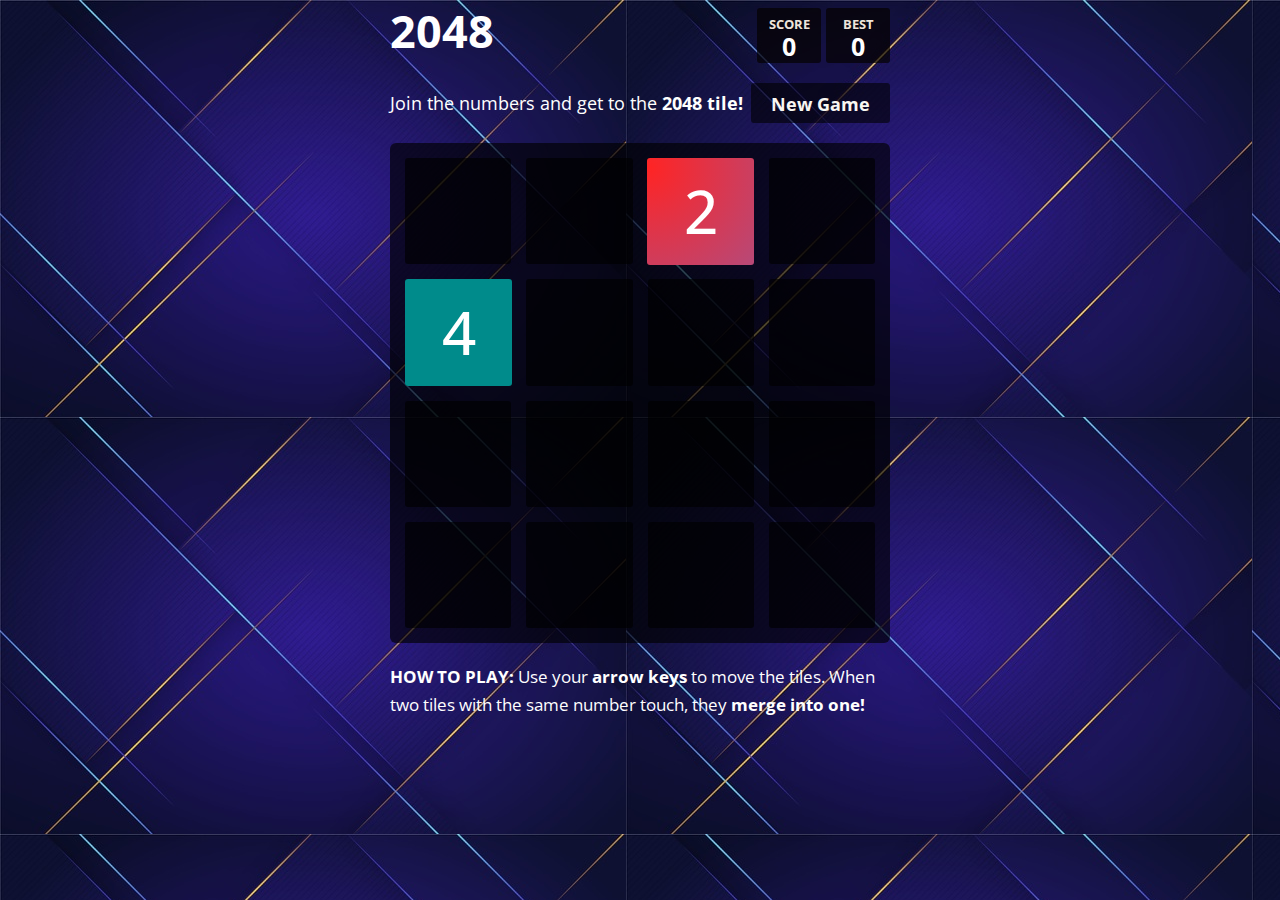
<file: 2048/index.html>
<!DOCTYPE html>
<html>
<head>
  <meta charset="utf-8">
  <title>2048</title>

  <link href="style/main.css" rel="stylesheet" type="text/css">
  <link rel="shortcut icon" href="favicon.png">
  <link rel="apple-touch-icon" href="meta/apple-touch-icon.png">
  <link rel="apple-touch-startup-image" href="meta/apple-touch-startup-image-640x1096.png" media="(device-width: 320px) and (device-height: 568px) and (-webkit-device-pixel-ratio: 2)"> <!-- iPhone 5+ -->
  <link rel="apple-touch-startup-image" href="meta/apple-touch-startup-image-640x920.png"  media="(device-width: 320px) and (device-height: 480px) and (-webkit-device-pixel-ratio: 2)"> <!-- iPhone, retina -->
  <meta name="apple-mobile-web-app-capable" content="yes">
  <meta name="apple-mobile-web-app-status-bar-style" content="black">

  <meta name="HandheldFriendly" content="True">
  <meta name="MobileOptimized" content="320">
  <meta name="viewport" content="width=device-width, target-densitydpi=160dpi, initial-scale=1.0, maximum-scale=1, user-scalable=no, minimal-ui">
</head>
<body>
  <div class="container">
    <div class="heading">
      <h1 class="title">2048</h1>
      <div class="scores-container">
        <div class="score-container">0</div>
        <div class="best-container">0</div>
      </div>
    </div>

    <div class="above-game">
      <p class="game-intro">Join the numbers and get to the <strong>2048 tile!</strong></p>
      <a class="restart-button">New Game</a>
    </div>

    <div class="game-container">
      <div class="game-message">
        <p></p>
        <div class="lower">
	        <a class="keep-playing-button">Keep going</a>
          <a class="retry-button">Try again</a>
        </div>
      </div>

      <div class="grid-container">
        <div class="grid-row">
          <div class="grid-cell"></div>
          <div class="grid-cell"></div>
          <div class="grid-cell"></div>
          <div class="grid-cell"></div>
        </div>
        <div class="grid-row">
          <div class="grid-cell"></div>
          <div class="grid-cell"></div>
          <div class="grid-cell"></div>
          <div class="grid-cell"></div>
        </div>
        <div class="grid-row">
          <div class="grid-cell"></div>
          <div class="grid-cell"></div>
          <div class="grid-cell"></div>
          <div class="grid-cell"></div>
        </div>
        <div class="grid-row">
          <div class="grid-cell"></div>
          <div class="grid-cell"></div>
          <div class="grid-cell"></div>
          <div class="grid-cell"></div>
        </div>
      </div>

      <div class="tile-container">

      </div>
    </div>

    <p class="game-explanation">
      <strong class="important">How to play:</strong> Use your <strong>arrow keys</strong> to move the tiles. When two tiles with the same number touch, they <strong>merge into one!</strong>
    </p>
  </div>

  <script src="js/bind_polyfill.js"></script>
  <script src="js/classlist_polyfill.js"></script>
  <script src="js/animframe_polyfill.js"></script>
  <script src="js/keyboard_input_manager.js"></script>
  <script src="js/html_actuator.js"></script>
  <script src="js/grid.js"></script>
  <script src="js/tile.js"></script>
  <script src="js/local_storage_manager.js"></script>
  <script src="js/game_manager.js"></script>
  <script src="js/application.js"></script>
</body>
</html>
</file>
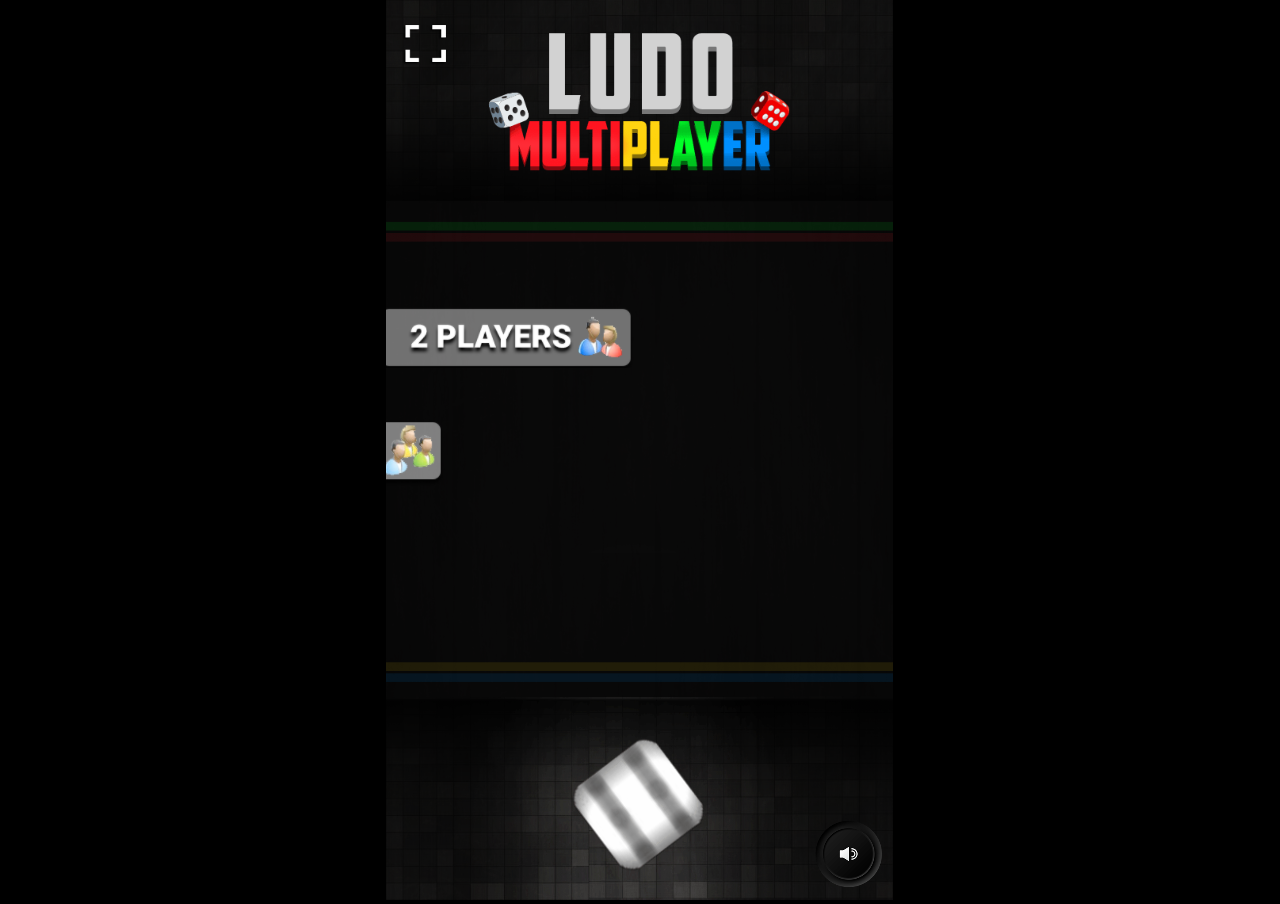
<file: ludo/index.html>
<!DOCTYPE html>
<html manifest="offline.appcache">
<head>
<meta charset="UTF-8" />
<meta http-equiv="X-UA-Compatible" content="IE=edge,chrome=1" />
<title>Ludo Multiplayer</title>

<link rel="manifest" href="appmanifest.json" />

<meta name="viewport" content="width=device-width, initial-scale=1.0, maximum-scale=1.0, minimum-scale=1.0, user-scalable=no, minimal-ui" />
<meta name="apple-mobile-web-app-capable" content="yes" />
<meta name="apple-mobile-web-app-status-bar-style" content="black" />
<link rel="apple-touch-icon" sizes="256x256" href="icon-256.png" />
<meta name="HandheldFriendly" content="true" />

<meta name="mobile-web-app-capable" content="yes" />
<link rel="shortcut icon" sizes="256x256" href="icon-256.png" />

<style type="text/css">
		* {
			padding: 0;
			margin: 0;
		}
		html, body {
			background: #000;
			color: #fff;
			overflow: hidden;
			touch-action: none;
			-ms-touch-action: none;
		}
		canvas {
			touch-action-delay: none;
			touch-action: none;
			-ms-touch-action: none;
		}
    </style>
</head>
<body>
<div id="fb-root"></div>
<script type="ff4d6bf0cbe1ee2e692974cd-text/javascript">
	// Issue a warning if trying to preview an exported project on disk.
	(function(){
		// Check for running exported on file protocol
		if (window.location.protocol.substr(0, 4) === "file")
		{
			alert("Exported games won't work until you upload them. (When running on the file:/// protocol, browsers block many features from working for security reasons.)");
		}
	})();
	</script>

<div id="c2canvasdiv">

<canvas id="c2canvas" width="640" height="1136">

<h1>Your browser does not appear to support HTML5. Try upgrading your browser to the latest version. <a href="http://www.whatbrowser.org">What is a browser?</a>
<br /><br /><a href="http://www.microsoft.com/windows/internet-explorer/default.aspx">Microsoft Internet Explorer</a><br />
<a href="http://www.mozilla.com/firefox/">Mozilla Firefox</a><br />
<a href="http://www.google.com/chrome/">Google Chrome</a><br />
<a href="http://www.apple.com/safari/download/">Apple Safari</a></h1>
</canvas>
</div>


<script src="jquery-2.1.1.min.js" type="ff4d6bf0cbe1ee2e692974cd-text/javascript"></script>
<script src="pathfind.js" type="ff4d6bf0cbe1ee2e692974cd-text/javascript"></script>
<script src="litetween.js" type="ff4d6bf0cbe1ee2e692974cd-text/javascript"></script>

<script src="c2runtime.js" type="ff4d6bf0cbe1ee2e692974cd-text/javascript"></script>
<script type="ff4d6bf0cbe1ee2e692974cd-text/javascript">
		// Start the Construct 2 project running on window load.
		jQuery(document).ready(function ()
		{			
			// Create new runtime using the c2canvas
			cr_createRuntime("c2canvas");
		});
		
		// Pause and resume on page becoming visible/invisible
		function onVisibilityChanged() {
			if (document.hidden || document.mozHidden || document.webkitHidden || document.msHidden)
				cr_setSuspended(true);
			else
				cr_setSuspended(false);
		};
		
		document.addEventListener("visibilitychange", onVisibilityChanged, false);
		document.addEventListener("mozvisibilitychange", onVisibilityChanged, false);
		document.addEventListener("webkitvisibilitychange", onVisibilityChanged, false);
		document.addEventListener("msvisibilitychange", onVisibilityChanged, false);
		
		function OnRegisterSWError(e)
		{
			console.warn("Failed to register service worker: ", e);
		};
		
		// Runtime calls this global method when ready to start caching (i.e. after startup).
		// This registers the service worker which caches resources for offline support.
		window.C2_RegisterSW = function C2_RegisterSW()
		{
			if (!navigator.serviceWorker)
				return;		// no SW support, ignore call
			
			try {
				navigator.serviceWorker.register("sw.js", { scope: "./" })
				.then(function (reg)
				{
					console.log("Registered service worker on " + reg.scope);
				})
				.catch(OnRegisterSWError);
			}
			catch (e)
			{
				OnRegisterSWError(e);
			}
		};
    </script>
<script src="rocket-loader.min.js" data-cf-settings="ff4d6bf0cbe1ee2e692974cd-|49" defer=""></script></body>
</html>
</file>
<file: 2048/style/main.css>
@import url('https://fonts.googleapis.com/css?family=Open+Sans:300,300i,400,400i,600,600i,700,700i,800,800i&display=swap');
html,
body {
	margin: 0;
	padding: 0;
	color: #776e65;
	font-family: 'Open Sans', sans-serif;
	font-size: 18px;
}

body {
	background: url('yellow_bg.jpg');
}

.heading:after {
	content: "";
	display: block;
	clear: both;
}

h1.title {
	font-size: 45px;
	font-weight: bold;
	margin: 0;
	display: block;
	float: left;
	color: #fff;
}

@-webkit-keyframes move-up {
	0% {
		top: 25px;
		opacity: 1;
	}
	100% {
		top: -50px;
		opacity: 0;
	}
}

@-moz-keyframes move-up {
	0% {
		top: 25px;
		opacity: 1;
	}
	100% {
		top: -50px;
		opacity: 0;
	}
}

@keyframes move-up {
	0% {
		top: 25px;
		opacity: 1;
	}
	100% {
		top: -50px;
		opacity: 0;
	}
}

.scores-container {
	float: right;
	text-align: right;
}

.score-container,
.best-container {
	position: relative;
	display: inline-block;
	background: rgba(4, 2, 0, 0.7);
	padding: 15px 25px;
	font-size: 25px;
	height: 25px;
	line-height: 47px;
	font-weight: bold;
	border-radius: 3px;
	color: white;
	margin-top: 8px;
	text-align: center;
}

.score-container:after,
.best-container:after {
	position: absolute;
	width: 100%;
	top: 10px;
	left: 0;
	text-transform: uppercase;
	font-size: 13px;
	line-height: 13px;
	text-align: center;
	color: #eee4da;
}

.score-container .score-addition,
.best-container .score-addition {
	position: absolute;
	right: 30px;
	color: red;
	font-size: 25px;
	line-height: 25px;
	font-weight: bold;
	color: rgba(119, 110, 101, 0.9);
	z-index: 100;
	-webkit-animation: move-up 600ms ease-in;
	-moz-animation: move-up 600ms ease-in;
	animation: move-up 600ms ease-in;
	-webkit-animation-fill-mode: both;
	-moz-animation-fill-mode: both;
	animation-fill-mode: both;
}

.score-container:after {
	content: "Score";
}

.best-container:after {
	content: "Best";
}

p {
	margin-top: 0;
	margin-bottom: 10px;
	line-height: 1.65;
}

a {
	color: #776e65;
	font-weight: bold;
	text-decoration: underline;
	cursor: pointer;
}

strong.important {
	text-transform: uppercase;
}

hr {
	border: none;
	border-bottom: 1px solid #d8d4d0;
	margin-top: 20px;
	margin-bottom: 30px;
}

.container {
	width: 500px;
	margin: 0 auto;
}

@-webkit-keyframes fade-in {
	0% {
		opacity: 0;
	}
	100% {
		opacity: 1;
	}
}

@-moz-keyframes fade-in {
	0% {
		opacity: 0;
	}
	100% {
		opacity: 1;
	}
}

@keyframes fade-in {
	0% {
		opacity: 0;
	}
	100% {
		opacity: 1;
	}
}

.game-container {
	position: relative;
	padding: 15px;
	cursor: default;
	-webkit-touch-callout: none;
	-ms-touch-callout: none;
	-webkit-user-select: none;
	-moz-user-select: none;
	-ms-user-select: none;
	-ms-touch-action: none;
	touch-action: none;
	background: rgba(0, 0, 0, 0.65);
	border-radius: 6px;
	width: 500px;
	height: 500px;
	-webkit-box-sizing: border-box;
	-moz-box-sizing: border-box;
	box-sizing: border-box;
}

.game-container .game-message {
	display: none;
	position: absolute;
	top: 0;
	right: 0;
	bottom: 0;
	left: 0;
	background: rgba(238, 228, 218, 0.5);
	z-index: 100;
	text-align: center;
	-webkit-animation: fade-in 800ms ease 1200ms;
	-moz-animation: fade-in 800ms ease 1200ms;
	animation: fade-in 800ms ease 1200ms;
	-webkit-animation-fill-mode: both;
	-moz-animation-fill-mode: both;
	animation-fill-mode: both;
}

.game-container .game-message p {
	font-size: 60px;
	font-weight: bold;
	height: 60px;
	line-height: 60px;
	margin-top: 222px;
}

.game-container .game-message .lower {
	display: block;
	margin-top: 59px;
}

.game-container .game-message a {
	display: inline-block;
	background: #8f7a66;
	border-radius: 3px;
	padding: 0 20px;
	text-decoration: none;
	color: #f9f6f2;
	height: 40px;
	line-height: 42px;
	margin-left: 9px;
}

.game-container .game-message a.keep-playing-button {
	display: none;
}

.game-container .game-message.game-won {
	background: rgba(237, 194, 46, 0.5);
	color: #f9f6f2;
}

.game-container .game-message.game-won a.keep-playing-button {
	display: inline-block;
}

.game-container .game-message.game-won,
.game-container .game-message.game-over {
	display: block;
}

.grid-container {
	position: absolute;
	z-index: 1;
}

.grid-row {
	margin-bottom: 15px;
}

.grid-row:last-child {
	margin-bottom: 0;
}

.grid-row:after {
	content: "";
	display: block;
	clear: both;
}

.grid-cell {
	width: 106.25px;
	height: 106.25px;
	margin-right: 15px;
	float: left;
	border-radius: 3px;
	background: rgba(0, 0, 0, 0.65);
}

.grid-cell:last-child {
	margin-right: 0;
}

.tile-container {
	position: absolute;
	z-index: 2;
}

.tile,
.tile .tile-inner {
	width: 107px;
	height: 107px;
	line-height: 107px;
}

.tile.tile-position-1-1 {
	-webkit-transform: translate(0px, 0px);
	-moz-transform: translate(0px, 0px);
	-ms-transform: translate(0px, 0px);
	transform: translate(0px, 0px);
}

.tile.tile-position-1-2 {
	-webkit-transform: translate(0px, 121px);
	-moz-transform: translate(0px, 121px);
	-ms-transform: translate(0px, 121px);
	transform: translate(0px, 121px);
}

.tile.tile-position-1-3 {
	-webkit-transform: translate(0px, 242px);
	-moz-transform: translate(0px, 242px);
	-ms-transform: translate(0px, 242px);
	transform: translate(0px, 242px);
}

.tile.tile-position-1-4 {
	-webkit-transform: translate(0px, 363px);
	-moz-transform: translate(0px, 363px);
	-ms-transform: translate(0px, 363px);
	transform: translate(0px, 363px);
}

.tile.tile-position-2-1 {
	-webkit-transform: translate(121px, 0px);
	-moz-transform: translate(121px, 0px);
	-ms-transform: translate(121px, 0px);
	transform: translate(121px, 0px);
}

.tile.tile-position-2-2 {
	-webkit-transform: translate(121px, 121px);
	-moz-transform: translate(121px, 121px);
	-ms-transform: translate(121px, 121px);
	transform: translate(121px, 121px);
}

.tile.tile-position-2-3 {
	-webkit-transform: translate(121px, 242px);
	-moz-transform: translate(121px, 242px);
	-ms-transform: translate(121px, 242px);
	transform: translate(121px, 242px);
}

.tile.tile-position-2-4 {
	-webkit-transform: translate(121px, 363px);
	-moz-transform: translate(121px, 363px);
	-ms-transform: translate(121px, 363px);
	transform: translate(121px, 363px);
}

.tile.tile-position-3-1 {
	-webkit-transform: translate(242px, 0px);
	-moz-transform: translate(242px, 0px);
	-ms-transform: translate(242px, 0px);
	transform: translate(242px, 0px);
}

.tile.tile-position-3-2 {
	-webkit-transform: translate(242px, 121px);
	-moz-transform: translate(242px, 121px);
	-ms-transform: translate(242px, 121px);
	transform: translate(242px, 121px);
}

.tile.tile-position-3-3 {
	-webkit-transform: translate(242px, 242px);
	-moz-transform: translate(242px, 242px);
	-ms-transform: translate(242px, 242px);
	transform: translate(242px, 242px);
}

.tile.tile-position-3-4 {
	-webkit-transform: translate(242px, 363px);
	-moz-transform: translate(242px, 363px);
	-ms-transform: translate(242px, 363px);
	transform: translate(242px, 363px);
}

.tile.tile-position-4-1 {
	-webkit-transform: translate(363px, 0px);
	-moz-transform: translate(363px, 0px);
	-ms-transform: translate(363px, 0px);
	transform: translate(363px, 0px);
}

.tile.tile-position-4-2 {
	-webkit-transform: translate(363px, 121px);
	-moz-transform: translate(363px, 121px);
	-ms-transform: translate(363px, 121px);
	transform: translate(363px, 121px);
}

.tile.tile-position-4-3 {
	-webkit-transform: translate(363px, 242px);
	-moz-transform: translate(363px, 242px);
	-ms-transform: translate(363px, 242px);
	transform: translate(363px, 242px);
}

.tile.tile-position-4-4 {
	-webkit-transform: translate(363px, 363px);
	-moz-transform: translate(363px, 363px);
	-ms-transform: translate(363px, 363px);
	transform: translate(363px, 363px);
}

.tile {
	position: absolute;
	-webkit-transition: 100ms ease-in-out;
	-moz-transition: 100ms ease-in-out;
	transition: 100ms ease-in-out;
	-webkit-transition-property: -webkit-transform;
	-moz-transition-property: -moz-transform;
	transition-property: transform;
}

.tile .tile-inner {
	border-radius: 3px;
	background: #eee4da;
	text-align: center;
	font-weight: 500;
	z-index: 10;
	font-size: 60px;
}

.tile.tile-2 .tile-inner {
	background: #eee4da;
	color:#fff;
	background-image: radial-gradient( circle 303px at 0.9% 8.6%,  rgba(255,36,36,1) 0%, rgba(103,114,213,1) 100.7% );
	box-shadow: 0 0 30px 10px rgba(243, 215, 116, 0), inset 0 0 0 1px rgba(255, 255, 255, 0);
}

.tile.tile-4 .tile-inner {
	background: #008b8b;
	color: #fff;
	box-shadow: 0 0 30px 10px rgba(243, 215, 116, 0), inset 0 0 0 1px rgba(255, 255, 255, 0);
}

.tile.tile-8 .tile-inner {
	color: #fff;
	background: #4a00e0;
	box-shadow: 0 0 30px 10px rgba(243, 215, 116, 0), inset 0 0 0 1px rgba(255, 255, 255, 0);
}

.tile.tile-16 .tile-inner {
	color: #fff;
	background: #004fff;
	box-shadow: 0 0 30px 10px rgba(243, 215, 116, 0), inset 0 0 0 1px rgba(255, 255, 255, 0);
}

.tile.tile-32 .tile-inner {
	color: #fff;
	background: #e22daa;
	box-shadow: 0 0 30px 10px rgba(243, 215, 116, 0), inset 0 0 0 1px rgba(255, 255, 255, 0);
}

.tile.tile-64 .tile-inner {
	color: #fff;
	background: #e44e00;
	box-shadow: 0 0 30px 10px rgba(243, 215, 116, 0), inset 0 0 0 1px rgba(255, 255, 255, 0);
}

.tile.tile-128 .tile-inner {
	color: #fff;
	background: #5aaf24;
	box-shadow: 0 0 30px 10px rgba(243, 215, 116, 0.2381), inset 0 0 0 1px rgba(255, 255, 255, 0.14286);
	font-size: 45px;
}

@media screen and (max-width: 520px) {
	.tile.tile-128 .tile-inner {
		font-size: 25px;
	}
}

.tile.tile-256 .tile-inner {
	color: #fff;
	background: #a5920d;
	box-shadow: 0 0 30px 10px rgba(243, 215, 116, 0.31746), inset 0 0 0 1px rgba(255, 255, 255, 0.19048);
	font-size: 45px;
}

@media screen and (max-width: 520px) {
	.tile.tile-256 .tile-inner {
		font-size: 25px;
	}
}

.tile.tile-512 .tile-inner {
	color: #fff;
	background: #80320e;
	box-shadow: 0 0 30px 10px rgba(243, 215, 116, 0.39683), inset 0 0 0 1px rgba(255, 255, 255, 0.2381);
	font-size: 45px;
}

@media screen and (max-width: 520px) {
	.tile.tile-512 .tile-inner {
		font-size: 25px;
	}
}

.tile.tile-1024 .tile-inner {
	color: #fff;
	background: #776e65;
	box-shadow: 0 0 30px 10px rgba(243, 215, 116, 0.47619), inset 0 0 0 1px rgba(255, 255, 255, 0.28571);
	font-size: 35px;
}

@media screen and (max-width: 520px) {
	.tile.tile-1024 .tile-inner {
		font-size: 15px;
	}

}

.tile.tile-2048 .tile-inner {
	color: #fff;
	background: #edc22e;
	background-image: linear-gradient(to right, rgb(142, 45, 226), rgb(74, 0, 224));
	box-shadow: 0 0 30px 10px rgba(243, 215, 116, 0.55556), inset 0 0 0 1px rgba(255, 255, 255, 0.33333);
	font-size: 35px;
}

@media screen and (max-width: 520px) {
	.tile.tile-2048 .tile-inner {
		font-size: 15px;
	}
}

.tile.tile-super .tile-inner {
	color: #fff;
	background: #3c3a32;
	font-size: 30px;
}

@media screen and (max-width: 520px) {
	.tile.tile-super .tile-inner {
		font-size: 10px;
	}
}

@-webkit-keyframes appear {
	0% {
		opacity: 0;
		-webkit-transform: scale(0);
		-moz-transform: scale(0);
		-ms-transform: scale(0);
		transform: scale(0);
	}
	100% {
		opacity: 1;
		-webkit-transform: scale(1);
		-moz-transform: scale(1);
		-ms-transform: scale(1);
		transform: scale(1);
	}
}

@-moz-keyframes appear {
	0% {
		opacity: 0;
		-webkit-transform: scale(0);
		-moz-transform: scale(0);
		-ms-transform: scale(0);
		transform: scale(0);
	}
	100% {
		opacity: 1;
		-webkit-transform: scale(1);
		-moz-transform: scale(1);
		-ms-transform: scale(1);
		transform: scale(1);
	}
}

@keyframes appear {
	0% {
		opacity: 0;
		-webkit-transform: scale(0);
		-moz-transform: scale(0);
		-ms-transform: scale(0);
		transform: scale(0);
	}
	100% {
		opacity: 1;
		-webkit-transform: scale(1);
		-moz-transform: scale(1);
		-ms-transform: scale(1);
		transform: scale(1);
	}
}

.tile-new .tile-inner {
	-webkit-animation: appear 200ms ease 100ms;
	-moz-animation: appear 200ms ease 100ms;
	animation: appear 200ms ease 100ms;
	-webkit-animation-fill-mode: backwards;
	-moz-animation-fill-mode: backwards;
	animation-fill-mode: backwards;
}

@-webkit-keyframes pop {
	0% {
		-webkit-transform: scale(0);
		-moz-transform: scale(0);
		-ms-transform: scale(0);
		transform: scale(0);
	}
	50% {
		-webkit-transform: scale(1.2);
		-moz-transform: scale(1.2);
		-ms-transform: scale(1.2);
		transform: scale(1.2);
	}
	100% {
		-webkit-transform: scale(1);
		-moz-transform: scale(1);
		-ms-transform: scale(1);
		transform: scale(1);
	}
}

@-moz-keyframes pop {
	0% {
		-webkit-transform: scale(0);
		-moz-transform: scale(0);
		-ms-transform: scale(0);
		transform: scale(0);
	}
	50% {
		-webkit-transform: scale(1.2);
		-moz-transform: scale(1.2);
		-ms-transform: scale(1.2);
		transform: scale(1.2);
	}
	100% {
		-webkit-transform: scale(1);
		-moz-transform: scale(1);
		-ms-transform: scale(1);
		transform: scale(1);
	}
}

@keyframes pop {
	0% {
		-webkit-transform: scale(0);
		-moz-transform: scale(0);
		-ms-transform: scale(0);
		transform: scale(0);
	}
	50% {
		-webkit-transform: scale(1.2);
		-moz-transform: scale(1.2);
		-ms-transform: scale(1.2);
		transform: scale(1.2);
	}
	100% {
		-webkit-transform: scale(1);
		-moz-transform: scale(1);
		-ms-transform: scale(1);
		transform: scale(1);
	}
}

.tile-merged .tile-inner {
	z-index: 20;
	-webkit-animation: pop 200ms ease 100ms;
	-moz-animation: pop 200ms ease 100ms;
	animation: pop 200ms ease 100ms;
	-webkit-animation-fill-mode: backwards;
	-moz-animation-fill-mode: backwards;
	animation-fill-mode: backwards;
}

.above-game {
	margin: 20px 0;
}

.above-game:after {
	content: "";
	display: block;
	clear: both;
}

.game-intro {
	float: left;
	line-height: 40px;
	margin-bottom: 0;
	color: #fff;
}

.restart-button {
	display: inline-block;
	background: rgba(0, 0, 0, 0.6);
	border-radius: 3px;
	padding: 0 20px;
	text-decoration: none;
	color: #f9f6f2;
	height: 40px;
	line-height: 42px;
	display: block;
	text-align: center;
	float: right;
}

.game-explanation {
	margin-top: 20px;
	color: #fff;
	font-size: 17px;
}
.desktop_exp{
	display:inline-block;
}
.mobile_exp{
	display:none;
}
@media screen and (max-width: 768px) {
	.desktop_exp{
		display:none;
	}
	.mobile_exp{
		display:inline-block;
	}
}
@media screen and (max-width: 520px) {

	html,
	body {
		font-size: 15px;
	}
	body {
		margin: 20px 0;
		padding: 0 20px;
	}
	h1.title {
		font-size: 27px;
		margin-top: 15px;
	}
	.container {
		width: 280px;
		margin: 0 auto;
	}
	.score-container,
	.best-container {
		margin-top: 0;
		padding: 15px 10px;
		min-width: 40px;
	}
	.heading {
		margin-bottom: 10px;
	}
	.game-intro {
		width: 55%;
		display: block;
		box-sizing: border-box;
		line-height: 1.65;
	}
	.restart-button {
		width: 42%;
		padding: 0;
		display: block;
		box-sizing: border-box;
		margin-top: 2px;
	}
	.game-container {
		margin-top: 17px;
		position: relative;
		padding: 10px;
		cursor: default;
		-webkit-touch-callout: none;
		-ms-touch-callout: none;
		-webkit-user-select: none;
		-moz-user-select: none;
		-ms-user-select: none;
		-ms-touch-action: none;
		touch-action: none;
		background: #fff;
		border-radius: 6px;
		width: 280px;
		height: 280px;
		-webkit-box-sizing: border-box;
		-moz-box-sizing: border-box;
		box-sizing: border-box;
	}
	.game-container .game-message {
		display: none;
		position: absolute;
		top: 0;
		right: 0;
		bottom: 0;
		left: 0;
		background: rgba(0, 0, 0, 0.7);
		z-index: 100;
		text-align: center;
		-webkit-animation: fade-in 800ms ease 1200ms;
		-moz-animation: fade-in 800ms ease 1200ms;
		animation: fade-in 800ms ease 1200ms;
		-webkit-animation-fill-mode: both;
		-moz-animation-fill-mode: both;
		animation-fill-mode: both;
	}
	.game-container .game-message p {
		font-size: 60px;
		font-weight: bold;
		height: 60px;
		line-height: 60px;
		color: #fff;
		margin-top: 222px;
	}
	.game-container .game-message .lower {
		display: block;
		margin-top: 59px;
	}
	.game-container .game-message a {
		display: inline-block;
		background: #ffffff;
		border-radius: 3px;
		padding: 0 20px;
		text-decoration: none;
		color: #000000;
		height: 40px;
		line-height: 42px;
		margin-left: 9px;
	}
	.game-container .game-message a.keep-playing-button {
		display: none;
	}
	.game-container .game-message.game-won {
		background: rgba(237, 194, 46, 0.5);
		color: #f9f6f2;
	}
	.game-container .game-message.game-won a.keep-playing-button {
		display: inline-block;
	}
	.game-container .game-message.game-won,
	.game-container .game-message.game-over {
		display: block;
	}
	.grid-container {
		position: absolute;
		z-index: 1;
	}
	.grid-row {
		margin-bottom: 10px;
	}
	.grid-row:last-child {
		margin-bottom: 0;
	}
	.grid-row:after {
		content: "";
		display: block;
		clear: both;
	}
	.grid-cell {
		width: 57.5px;
		height: 57.5px;
		margin-right: 10px;
		float: left;
		border-radius: 3px;
		background: rgb(232, 232, 232);
	}
	.grid-cell:last-child {
		margin-right: 0;
	}
	.tile-container {
		position: absolute;
		z-index: 2;
	}
	.tile,
	.tile .tile-inner {
		width: 58px;
		height: 58px;
		line-height: 58px;
	}
	.tile.tile-position-1-1 {
		-webkit-transform: translate(0px, 0px);
		-moz-transform: translate(0px, 0px);
		-ms-transform: translate(0px, 0px);
		transform: translate(0px, 0px);
	}
	.tile.tile-position-1-2 {
		-webkit-transform: translate(0px, 67px);
		-moz-transform: translate(0px, 67px);
		-ms-transform: translate(0px, 67px);
		transform: translate(0px, 67px);
	}
	.tile.tile-position-1-3 {
		-webkit-transform: translate(0px, 135px);
		-moz-transform: translate(0px, 135px);
		-ms-transform: translate(0px, 135px);
		transform: translate(0px, 135px);
	}
	.tile.tile-position-1-4 {
		-webkit-transform: translate(0px, 202px);
		-moz-transform: translate(0px, 202px);
		-ms-transform: translate(0px, 202px);
		transform: translate(0px, 202px);
	}
	.tile.tile-position-2-1 {
		-webkit-transform: translate(67px, 0px);
		-moz-transform: translate(67px, 0px);
		-ms-transform: translate(67px, 0px);
		transform: translate(67px, 0px);
	}
	.tile.tile-position-2-2 {
		-webkit-transform: translate(67px, 67px);
		-moz-transform: translate(67px, 67px);
		-ms-transform: translate(67px, 67px);
		transform: translate(67px, 67px);
	}
	.tile.tile-position-2-3 {
		-webkit-transform: translate(67px, 135px);
		-moz-transform: translate(67px, 135px);
		-ms-transform: translate(67px, 135px);
		transform: translate(67px, 135px);
	}
	.tile.tile-position-2-4 {
		-webkit-transform: translate(67px, 202px);
		-moz-transform: translate(67px, 202px);
		-ms-transform: translate(67px, 202px);
		transform: translate(67px, 202px);
	}
	.tile.tile-position-3-1 {
		-webkit-transform: translate(135px, 0px);
		-moz-transform: translate(135px, 0px);
		-ms-transform: translate(135px, 0px);
		transform: translate(135px, 0px);
	}
	.tile.tile-position-3-2 {
		-webkit-transform: translate(135px, 67px);
		-moz-transform: translate(135px, 67px);
		-ms-transform: translate(135px, 67px);
		transform: translate(135px, 67px);
	}
	.tile.tile-position-3-3 {
		-webkit-transform: translate(135px, 135px);
		-moz-transform: translate(135px, 135px);
		-ms-transform: translate(135px, 135px);
		transform: translate(135px, 135px);
	}
	.tile.tile-position-3-4 {
		-webkit-transform: translate(135px, 202px);
		-moz-transform: translate(135px, 202px);
		-ms-transform: translate(135px, 202px);
		transform: translate(135px, 202px);
	}
	.tile.tile-position-4-1 {
		-webkit-transform: translate(202px, 0px);
		-moz-transform: translate(202px, 0px);
		-ms-transform: translate(202px, 0px);
		transform: translate(202px, 0px);
	}
	.tile.tile-position-4-2 {
		-webkit-transform: translate(202px, 67px);
		-moz-transform: translate(202px, 67px);
		-ms-transform: translate(202px, 67px);
		transform: translate(202px, 67px);
	}
	.tile.tile-position-4-3 {
		-webkit-transform: translate(202px, 135px);
		-moz-transform: translate(202px, 135px);
		-ms-transform: translate(202px, 135px);
		transform: translate(202px, 135px);
	}
	.tile.tile-position-4-4 {
		-webkit-transform: translate(202px, 202px);
		-moz-transform: translate(202px, 202px);
		-ms-transform: translate(202px, 202px);
		transform: translate(202px, 202px);
	}
	.tile .tile-inner {
		font-size: 35px;
	}
	.game-message p {
		font-size: 30px !important;
		height: 30px !important;
		line-height: 30px !important;
		margin-top: 90px !important;
	}
	.game-message .lower {
		margin-top: 30px !important;
	}
}
</file>
